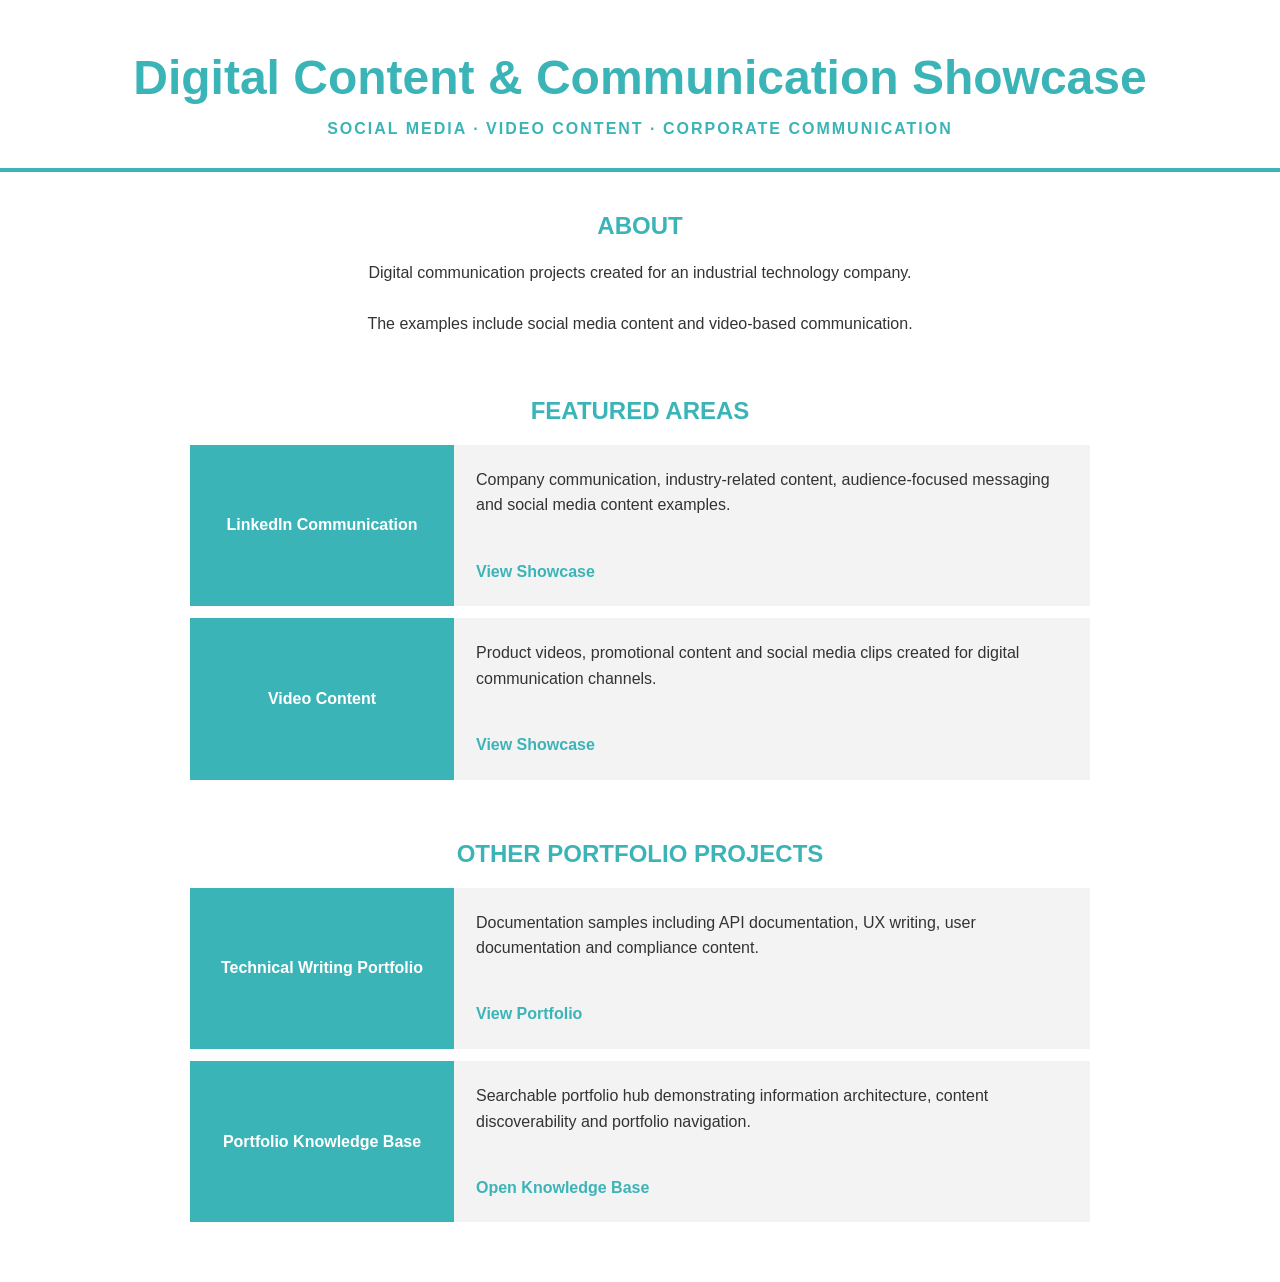
<file: index.html>
<!DOCTYPE html>
<html lang="en">

<head>
    <meta charset="UTF-8">
    <meta name="viewport" content="width=device-width, initial-scale=1.0">
    <title>Digital Content & Communication Showcase</title>
    <link rel="stylesheet" href="styles.css">
</head>

<body>

<header>

    <h1>Digital Content & Communication Showcase</h1>

    <div class="tagline">
        Social Media · Video Content · Corporate Communication
    </div>

</header>

<hr>


<section>

    <h2>About</h2>

    <p class="intro">

        Digital communication projects created for an industrial technology company.
    <br><br>
        The examples include social media content and video-based communication.

    </p>

</section>


<section>

    <h2>Featured Areas</h2>

    <div class="split-card">

        <div class="split-left">
            LinkedIn Communication
        </div>

        <div class="split-right">

            Company communication, industry-related content,
            audience-focused messaging and social media content examples.

            <br><br>

<a href="https://marina-wagner-techdoc.github.io/linkedin-showcase"
   target="_blank">
    View Showcase
</a>


        </div>

    </div>

    <div class="split-card">

        <div class="split-left">
            Video Content
        </div>

        <div class="split-right">

            Product videos, promotional content and social media clips
            created for digital communication channels.

            <br><br>

<a href="https://marina-wagner-techdoc.github.io/video-showcase"
   target="_blank">
    View Showcase
</a>


        </div>

    </div>

</section>

<section>

    <h2>Other Portfolio Projects</h2>

    <div class="split-card">

        <div class="split-left">
            Technical Writing Portfolio
        </div>

        <div class="split-right">

            Documentation samples including API documentation,
            UX writing, user documentation and compliance content.

            <br><br>


<a href="https://github.com/marina-wagner-techdoc/technical-writing-portfolio"
   target="_blank">
    View Portfolio
</a>


        </div>

    </div>

    <div class="split-card">

        <div class="split-left">
            Portfolio Knowledge Base
        </div>

        <div class="split-right">

            Searchable portfolio hub demonstrating information architecture,
            content discoverability and portfolio navigation.

            <br><br>

<a href="https://marina-wagner-techdoc.github.io/documentation-search-interface/"
   target="_blank">
    Open Knowledge Base
</a>


        </div>

    </div>

</section>

</body>

</html>
</file>
<file: styles.css>
:root {
    --accent: #3BB4B8;
    --light-grey: #F3F3F3;
    --text: #333333;
}

body {
    font-family: Arial, sans-serif;
    margin: 0;
    color: var(--text);
    background-color: white;
    text-align: center;
}

header {
    padding: 50px 20px 30px;
}

h1 {
    color: var(--accent);
    font-size: 3rem;
    margin: 0;
}

h2 {
    color: var(--accent);
    margin-top: 40px;
    margin-bottom: 20px;
    text-transform: uppercase;
}

h3 {
    color: var(--accent);
    margin-top: 0;
}

.tagline {
    color: var(--accent);
    font-size: 1rem;
    font-weight: bold;
    text-transform: uppercase;
    letter-spacing: 2px;
    margin-top: 15px;
}

hr {
    border: none;
    height: 4px;
    background-color: var(--accent);
    width: 100%;
    margin: 0;
}

section {
    margin-bottom: 60px;
}

.intro {
    max-width: 900px;
    margin: 0 auto 30px;
    line-height: 1.6;
}

.split-card {
    display: flex;
    max-width: 900px;
    margin: 12px auto;
}

.split-left {
    background-color: var(--accent);
    color: white;
    width: 220px;
    padding: 22px;
    font-weight: bold;

    display: flex;
    align-items: center;
    justify-content: center;
    text-align: center;
}

.split-right {
    background-color: var(--light-grey);
    flex: 1;
    padding: 22px;
    text-align: left;
    line-height: 1.6;
}

.split-right p {
    margin-top: 0;
}

.split-right a {
    display: inline-block;
    margin-top: 15px;
    text-decoration: none;
    color: var(--accent);
    font-weight: bold;
}

.split-right a:hover {
    text-decoration: underline;
}

.search-box {
    max-width: 900px;
    margin: 50px auto;
}

input {
    width: 100%;
    padding: 15px;
    border: 2px solid var(--accent);
    box-sizing: border-box;
    font-size: 1rem;
    outline: none;
}

input:focus {
    border-color: var(--accent);
}

.result-card {
    display: flex;
    max-width: 900px;
    margin: 12px auto;
    text-decoration: none;
    color: inherit;
}

.result-card:hover {
    opacity: 0.95;
}

.card-title {
    background-color: var(--accent);
    color: white;
    width: 220px;
    padding: 22px;
    font-weight: bold;

    display: flex;
    align-items: center;
    justify-content: center;
    text-align: center;
}

.card-content {
    background-color: var(--light-grey);
    flex: 1;
    padding: 22px;
    text-align: left;
}

#search-results {
    max-width: 900px;
    margin: 30px auto;
}

#results-heading {
    display: none;
}

.markdown-body img {
    border-radius: 16px;
    border: 2px solid #d9d9d9;
    box-shadow: 0 4px 12px rgba(0,0,0,0.08);
}

@media (max-width: 700px) {

    .split-card,
    .result-card {
        flex-direction: column;
    }

    .split-left,
    .card-title {
        width: auto;
    }

}
</file>
